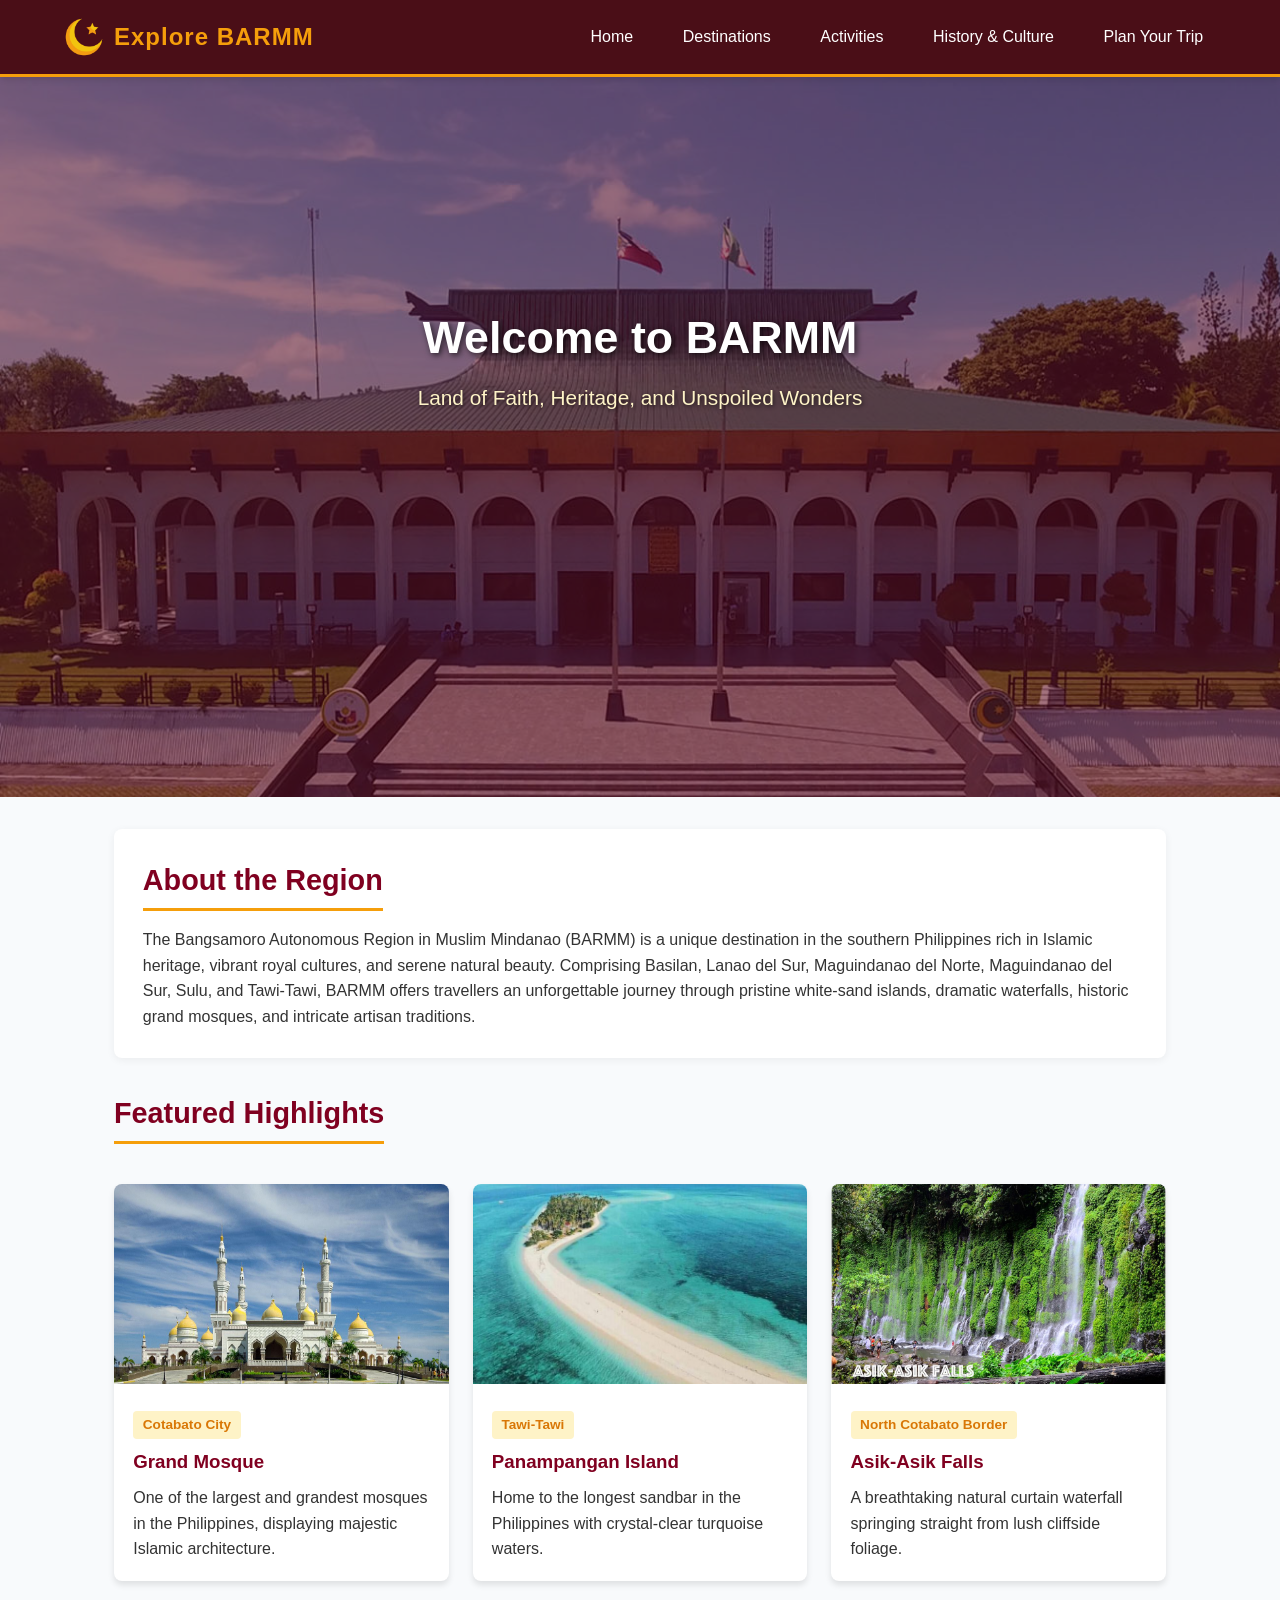
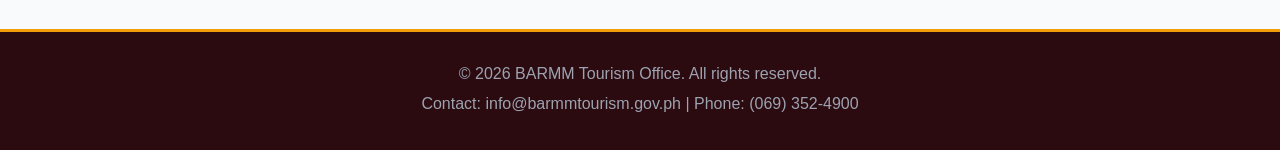
<file: Salamanca_barmm_Website/afinal/index.html>
<!DOCTYPE html>
<html lang="en">
<head>
    <meta charset="UTF-8">
    <meta name="viewport" content="width=device-width, initial-scale=1.0">
    <title>Discover BARMM - Official Tourism Portal</title>
    <link rel="stylesheet" href="style.css">
</head>
<body>

    <!-- Header & Navigation Bar -->
    <header>
        <div class="nav-container">
            <a href="index.html" class="logo">
                <img src="Asset/icons/moon.png" alt="BARMM Logo" class="logo-img">
                Explore BARMM
            </a>

            <nav>
                <ul>
                    <li><a href="#">Home</a></li>
                    <li><a href="destinations.html">Destinations</a></li>
                    <li><a href="activities.html">Activities</a></li>
                    <li><a href="history.html">History &amp; Culture</a></li>
                    <li><a href="plan-trip.html">Plan Your Trip</a></li>
                </ul>
            </nav>
        </div>
    </header>

    <!-- Hero Banner with Photo Background -->
    <section class="hero-banner">
        <div class="hero-overlay"></div>
        <div class="hero-content">
            <h1>Welcome to BARMM</h1>
            <p>Land of Faith, Heritage, and Unspoiled Wonders</p>
        </div>
    </section>

    <!-- Main Content Container -->
    <div class="container">

        <!-- Introduction Section -->
        <section class="intro-card">
            <h2 class="section-title">About the Region</h2>
            <p>
                The Bangsamoro Autonomous Region in Muslim Mindanao (BARMM) is a unique destination in the southern Philippines rich in Islamic heritage, vibrant royal cultures, and serene natural beauty. Comprising Basilan, Lanao del Sur, Maguindanao del Norte, Maguindanao del Sur, Sulu, and Tawi-Tawi, BARMM offers travellers an unforgettable journey through pristine white-sand islands, dramatic waterfalls, historic grand mosques, and intricate artisan traditions.
            </p>
        </section>

        <!-- Image Gallery Grid Preview -->
        <section>
            <h2 class="section-title">Featured Highlights</h2>
            <div class="gallery-grid">

                <div class="gallery-card">
                    <img src="Asset/image/COTABATO.jpg" alt="Sultan Hassanal Bolkiah Masjid">
                    <div class="card-info">
                        <span class="location-tag">Cotabato City</span>
                        <h3>Grand Mosque</h3>
                        <p>One of the largest and grandest mosques in the Philippines, displaying majestic Islamic architecture.</p>
                    </div>
                </div>

                <div class="gallery-card">
                    <img src="Asset/image/Panampangan-Island.jpg" alt="Panampangan Island Beach">
                    <div class="card-info">
                        <span class="location-tag">Tawi-Tawi</span>
                        <h3>Panampangan Island</h3>
                        <p>Home to the longest sandbar in the Philippines with crystal-clear turquoise waters.</p>
                    </div>
                </div>

                <div class="gallery-card">
                    <img src="Asset/image/Ask-asik-Falls.jpg" alt="Asik-Asik Waterfalls">
                    <div class="card-info">
                        <span class="location-tag">North Cotabato Border</span>
                        <h3>Asik-Asik Falls</h3>
                        <p>A breathtaking natural curtain waterfall springing straight from lush cliffside foliage.</p>
                    </div>
                </div>

            </div>
        </section>

    </div>

    <!-- Footer -->
    <footer>
        <p>&copy; 2026 BARMM Tourism Office. All rights reserved.</p>
        <p>Contact: info@barmmtourism.gov.ph | Phone: (069) 352-4900</p>
    </footer>

</body>
</html>
</file>
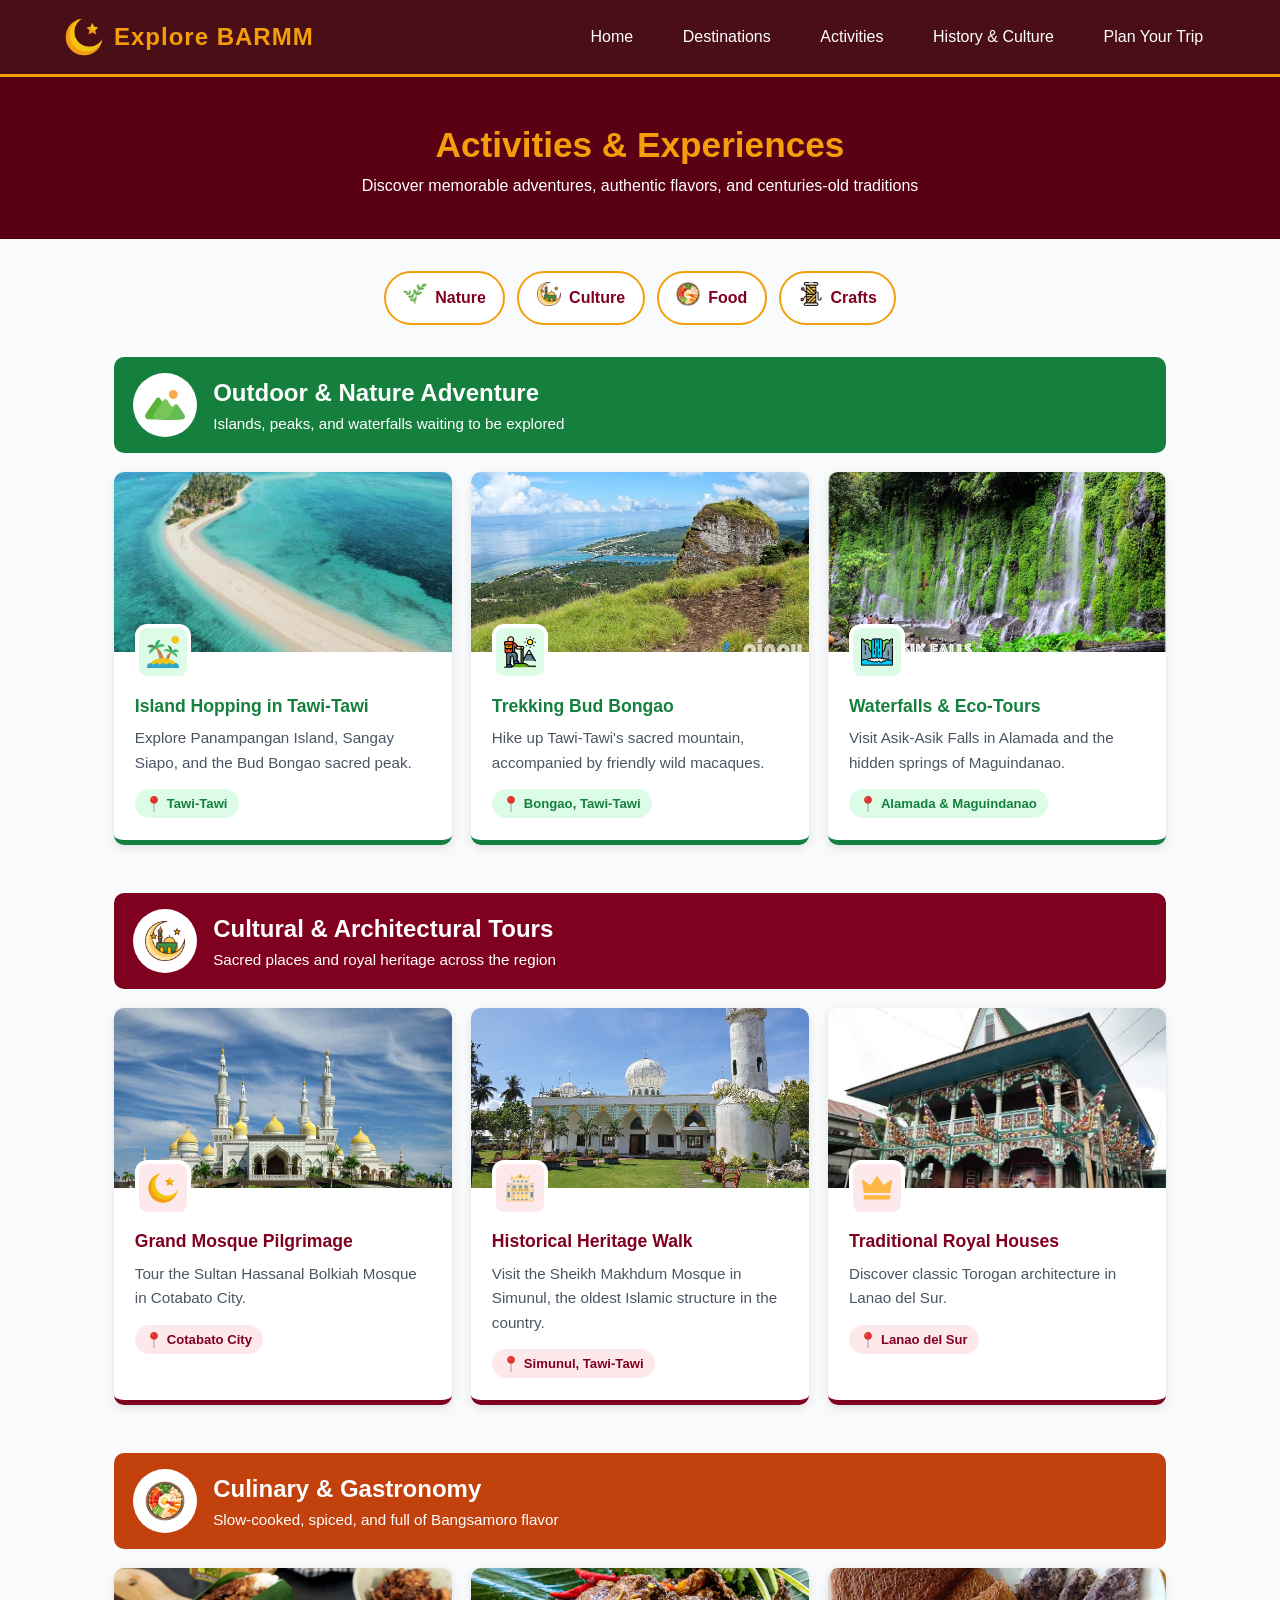
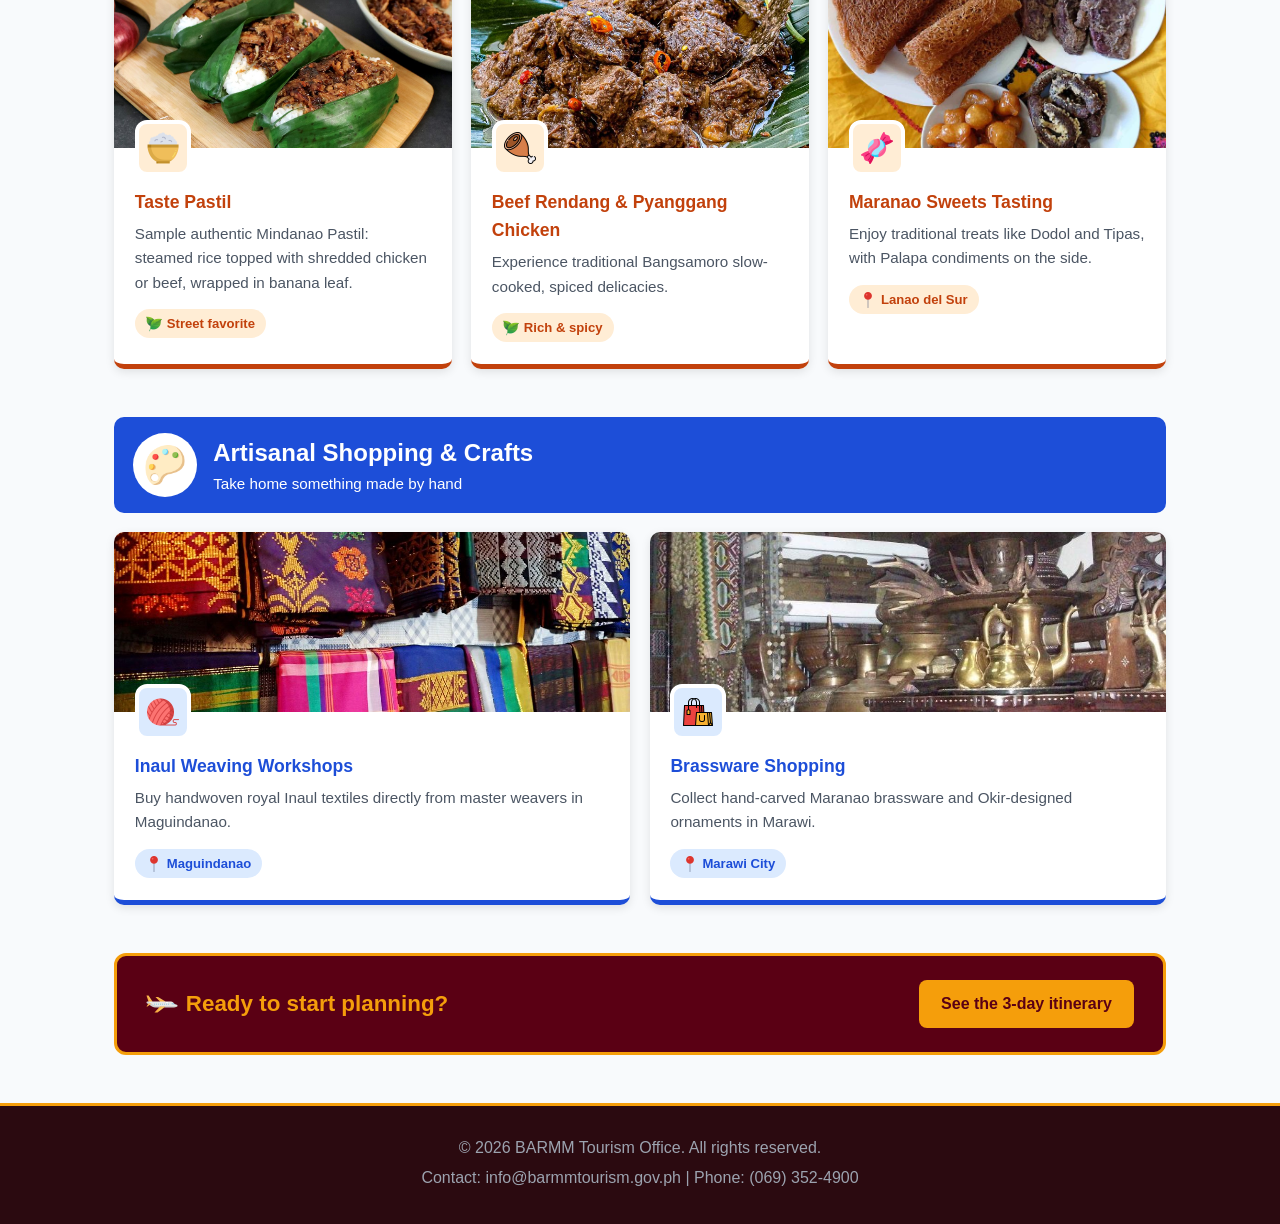
<file: Salamanca_barmm_Website/afinal/activities.html>
<!DOCTYPE html>
<html lang="en">
<head>
    <meta charset="UTF-8">
    <meta name="viewport" content="width=device-width, initial-scale=1.0">
    <title>Activities &amp; Experiences - BARMM Tourism</title>
    <link rel="stylesheet" href="style.css">
</head>
<body>

    <!-- Navigation Header -->
    <header>
        <div class="nav-container">
            <a href="activities.html" class="logo">
                <img src="Asset/icons/moon.png" alt="BARMM Logo" class="logo-img">
                Explore BARMM
            </a>

            <nav>
                <ul>
                    <li><a href="index.html">Home</a></li>
                    <li><a href="destinations.html">Destinations</a></li>
                    <li><a href="#">Activities</a></li>
                    <li><a href="history.html">History &amp; Culture</a></li>
                    <li><a href="plan-trip.html">Plan Your Trip</a></li>
                </ul>
            </nav>
        </div>
    </header>

    <!-- Page Header -->
    <div class="page-header">
        <h1>Activities &amp; Experiences</h1>
        <p>Discover memorable adventures, authentic flavors, and centuries-old traditions</p>
    </div>

    <!-- Main Container -->
    <div class="container">

        <!-- Jump bar -->
        <nav class="jump-bar" aria-label="Activity categories">
            <a href="#nature"><span class="ico"><img src="Asset/icons/flower-pot.png" alt=""></span> Nature</a>
            <a href="#culture"><span class="ico"><img src="Asset/icons/mosquemoon.png" alt=""></span> Culture</a>
            <a href="#food"><span class="ico"><img src="Asset/icons/foodie.png" alt=""></span> Food</a>
            <a href="#crafts"><span class="ico"><img src="Asset/icons/yarn.png" alt=""></span> Crafts</a>
        </nav>

        <!-- Outdoor & Nature -->
        <section class="activity-section theme-nature" id="nature">
            <div class="section-head">
                <div class="big-icon"><img src="Asset/icons/mountain.png" alt=""></div>
                <div>
                    <h2>Outdoor &amp; Nature Adventure</h2>
                    <p>Islands, peaks, and waterfalls waiting to be explored</p>
                </div>
            </div>
            <div class="activity-grid">
                <article class="activity-card">
                    <div class="card-img"><img src="Asset/image/Panampangan-Island.jpg" alt="Panampangan Island sandbar" loading="lazy" onerror="this.style.display='none'"></div>
                    <div class="card-body">
                        <div class="card-icon"><img src="Asset/icons/island.png" alt=""></div>
                        <h3>Island Hopping in Tawi-Tawi</h3>
                        <p>Explore Panampangan Island, Sangay Siapo, and the Bud Bongao sacred peak.</p>
                        <span class="place-chip"><img src="Asset/icons/pin.png" alt=""> Tawi-Tawi</span>
                    </div>
                </article>
                <article class="activity-card">
                    <div class="card-img"><img src="Asset/image/Bongao-Tawi-Tawi .jpg" alt="Bud Bongao mountain" loading="lazy" onerror="this.style.display='none'"></div>
                    <div class="card-body">
                        <div class="card-icon"><img src="Asset/icons/hiking.png" alt=""></div>
                        <h3>Trekking Bud Bongao</h3>
                        <p>Hike up Tawi-Tawi's sacred mountain, accompanied by friendly wild macaques.</p>
                        <span class="place-chip"><img src="Asset/icons/pin.png" alt=""> Bongao, Tawi-Tawi</span>
                    </div>
                </article>
                <article class="activity-card">
                    <div class="card-img"><img src="Asset/image/Ask-asik-Falls.jpg" alt="Asik-Asik Falls" loading="lazy" onerror="this.style.display='none'"></div>
                    <div class="card-body">
                        <div class="card-icon"><img src="Asset/icons/waterfall.png" alt=""></div>
                        <h3>Waterfalls &amp; Eco-Tours</h3>
                        <p>Visit Asik-Asik Falls in Alamada and the hidden springs of Maguindanao.</p>
                        <span class="place-chip"><img src="Asset/icons/pin.png" alt=""> Alamada &amp; Maguindanao</span>
                    </div>
                </article>
            </div>
        </section>

        <!-- Cultural & Architectural -->
        <section class="activity-section theme-culture" id="culture">
            <div class="section-head">
                <div class="big-icon"><img src="Asset/icons/mosquemoon.png" alt=""></div>
                <div>
                    <h2>Cultural &amp; Architectural Tours</h2>
                    <p>Sacred places and royal heritage across the region</p>
                </div>
            </div>
            <div class="activity-grid">
                <article class="activity-card">
                    <div class="card-img"><img src="Asset/image/COTABATO.jpg" alt="Sultan Hassanal Bolkiah Mosque" loading="lazy" onerror="this.style.display='none'"></div>
                    <div class="card-body">
                        <div class="card-icon"><img src="Asset/icons/moon.png" alt=""></div>
                        <h3>Grand Mosque Pilgrimage</h3>
                        <p>Tour the Sultan Hassanal Bolkiah Mosque in Cotabato City.</p>
                        <span class="place-chip"><img src="Asset/icons/pin.png" alt=""> Cotabato City</span>
                    </div>
                </article>
                <article class="activity-card">
                    <div class="card-img"><img src="Asset/image/Sheikh Karimul Makhdum Mosque.jpg" alt="Sheikh Karimul Makhdum Mosque" loading="lazy" onerror="this.style.display='none'"></div>
                    <div class="card-body">
                        <div class="card-icon"><img src="Asset/icons/palace.png" alt=""></div>
                        <h3>Historical Heritage Walk</h3>
                        <p>Visit the Sheikh Makhdum Mosque in Simunul, the oldest Islamic structure in the country.</p>
                        <span class="place-chip"><img src="Asset/icons/pin.png" alt=""> Simunul, Tawi-Tawi</span>
                    </div>
                </article>
                <article class="activity-card">
                    <div class="card-img"><img src="Asset/image/Torogan.jpg" alt="Torogan royal house" loading="lazy" onerror="this.style.display='none'"></div>
                    <div class="card-body">
                        <div class="card-icon"><img src="Asset/icons/crown.png" alt=""></div>
                        <h3>Traditional Royal Houses</h3>
                        <p>Discover classic Torogan architecture in Lanao del Sur.</p>
                        <span class="place-chip"><img src="Asset/icons/pin.png" alt=""> Lanao del Sur</span>
                    </div>
                </article>
            </div>
        </section>

        <!-- Culinary -->
        <section class="activity-section theme-food" id="food">
            <div class="section-head">
                <div class="big-icon"><img src="Asset/icons/foodie.png" alt=""></div>
                <div>
                    <h2>Culinary &amp; Gastronomy</h2>
                    <p>Slow-cooked, spiced, and full of Bangsamoro flavor</p>
                </div>
            </div>
            <div class="activity-grid">
                <article class="activity-card">
                    <div class="card-img"><img src="Asset/image/Pastil.jpg" alt="Pastil wrapped in banana leaf" loading="lazy" onerror="this.style.display='none'"></div>
                    <div class="card-body">
                        <div class="card-icon"><img src="Asset/icons/rice-bowl.png" alt=""></div>
                        <h3>Taste Pastil</h3>
                        <p>Sample authentic Mindanao Pastil: steamed rice topped with shredded chicken or beef, wrapped in banana leaf.</p>
                        <span class="place-chip"><img src="Asset/icons/leaf.png" alt=""> Street favorite</span>
                    </div>
                </article>
                <article class="activity-card">
                    <div class="card-img"><img src="Asset/image/BeefRendang.jpg" alt="Beef rendang" loading="lazy" onerror="this.style.display='none'"></div>
                    <div class="card-body">
                        <div class="card-icon"><img src="Asset/icons/meat.png" alt=""></div>
                        <h3>Beef Rendang &amp; Pyanggang Chicken</h3>
                        <p>Experience traditional Bangsamoro slow-cooked, spiced delicacies.</p>
                        <!-- chili.png wala sa Asset/icons, gi usab sa leaf.png. Ibalik ang chili.png kung naa na ang file -->
                        <span class="place-chip"><img src="Asset/icons/leaf.png" alt=""> Rich &amp; spicy</span>
                    </div>
                </article>
                <article class="activity-card">
                    <div class="card-img"><img src="Asset/image/Maranao sweets.jpg" alt="Maranao sweets" loading="lazy" onerror="this.style.display='none'"></div>
                    <div class="card-body">
                        <div class="card-icon"><img src="Asset/icons/candy.png" alt=""></div>
                        <h3>Maranao Sweets Tasting</h3>
                        <p>Enjoy traditional treats like Dodol and Tipas, with Palapa condiments on the side.</p>
                        <span class="place-chip"><img src="Asset/icons/pin.png" alt=""> Lanao del Sur</span>
                    </div>
                </article>
            </div>
        </section>

        <!-- Crafts -->
        <section class="activity-section theme-craft" id="crafts">
            <div class="section-head">
                <div class="big-icon"><img src="Asset/icons/color-pallete.png" alt=""></div>
                <div>
                    <h2>Artisanal Shopping &amp; Crafts</h2>
                    <p>Take home something made by hand</p>
                </div>
            </div>
            <div class="activity-grid">
                <article class="activity-card">
                    <div class="card-img"><img src="Asset/image/Inaul textile.jpg" alt="Inaul woven textile" loading="lazy" onerror="this.style.display='none'"></div>
                    <div class="card-body">
                        <div class="card-icon"><img src="Asset/icons/yarn1.png" alt=""></div>
                        <h3>Inaul Weaving Workshops</h3>
                        <p>Buy handwoven royal Inaul textiles directly from master weavers in Maguindanao.</p>
                        <span class="place-chip"><img src="Asset/icons/pin.png" alt=""> Maguindanao</span>
                    </div>
                </article>
                <article class="activity-card">
                    <div class="card-img"><img src="Asset/image/brassware.jpg" alt="Maranao brassware" loading="lazy" onerror="this.style.display='none'"></div>
                    <div class="card-body">
                        <div class="card-icon"><img src="Asset/icons/online-shopping.png" alt=""></div>
                        <h3>Brassware Shopping</h3>
                        <p>Collect hand-carved Maranao brassware and Okir-designed ornaments in Marawi.</p>
                        <span class="place-chip"><img src="Asset/icons/pin.png" alt=""> Marawi City</span>
                    </div>
                </article>
            </div>
        </section>

        <!-- Call to action -->
        <div class="cta-banner">
            <h2><img src="Asset/icons/airplane.png" alt=""> Ready to start planning?</h2>
            <a href="plan-trip.html">See the 3-day itinerary</a>
        </div>

    </div>

    <!-- Footer -->
    <footer>
        <p>&copy; 2026 BARMM Tourism Office. All rights reserved.</p>
        <p>Contact: info@barmmtourism.gov.ph | Phone: (069) 352-4900</p>
    </footer>

</body>
</html>
</file>
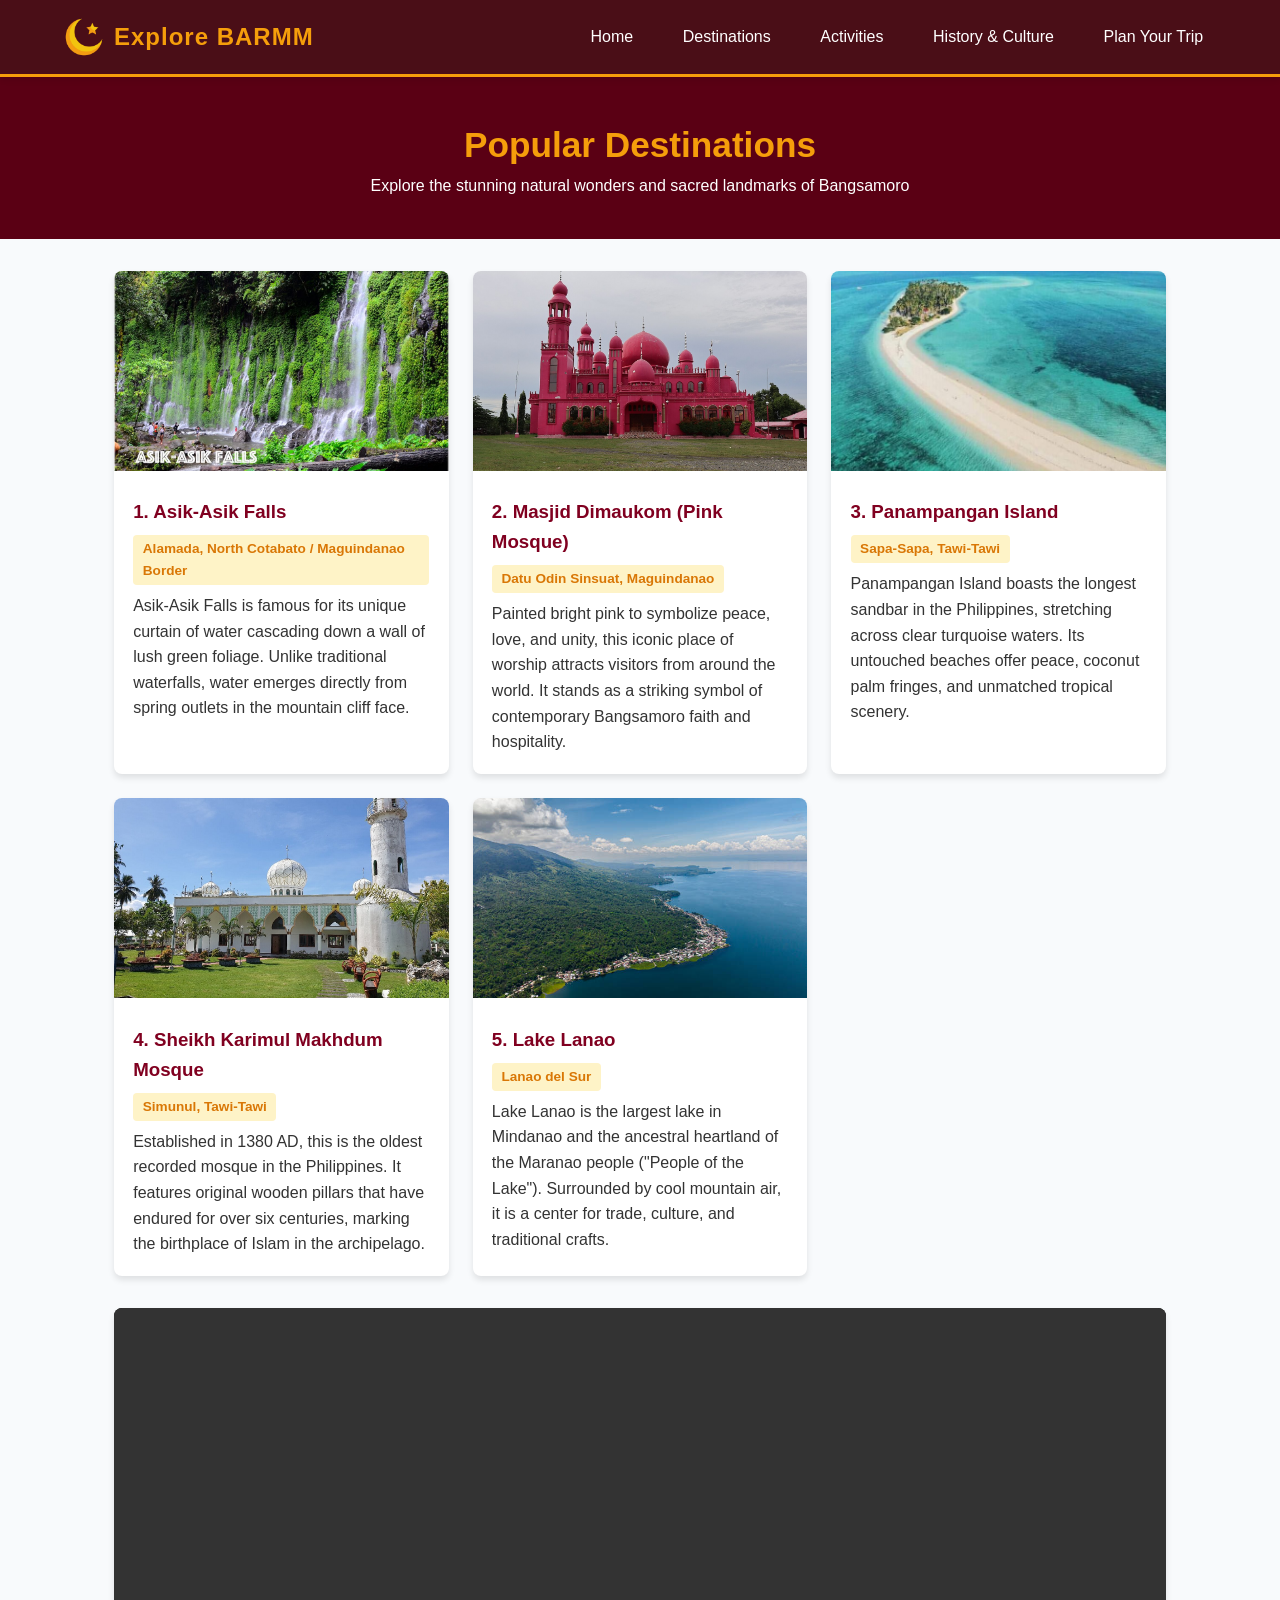
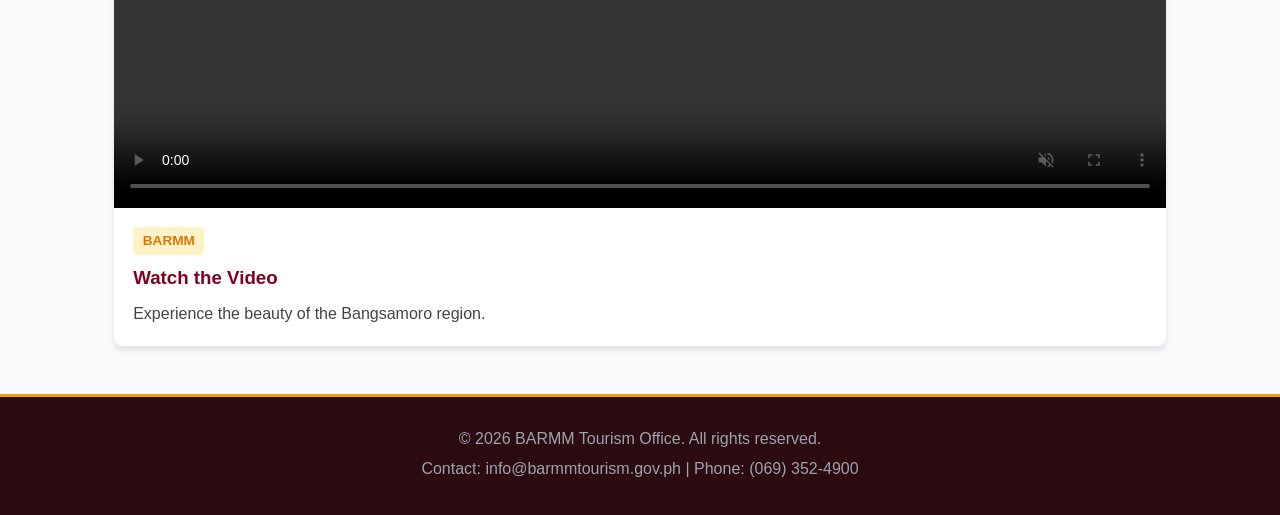
<file: Salamanca_barmm_Website/afinal/destinations.html>
<!DOCTYPE html>
<html lang="en">
<head>
    <meta charset="UTF-8">
    <meta name="viewport" content="width=device-width, initial-scale=1.0">
    <title>Popular Destinations - BARMM Tourism</title>
    <link rel="stylesheet" href="style.css">
</head>
<body>

    <!-- Navigation Header -->
    <header>
        <div class="nav-container">
            <a href="destinations.html" class="logo">
                <img src="Asset/icons/moon.png" alt="BARMM Logo" class="logo-img">
                Explore BARMM
            </a>

            <nav>
                <ul>
                    <li><a href="index.html">Home</a></li>
                    <li><a href="#">Destinations</a></li>
                    <li><a href="activities.html">Activities</a></li>
                    <li><a href="history.html">History &amp; Culture</a></li>
                    <li><a href="plan-trip.html">Plan Your Trip</a></li>
                </ul>
            </nav>
        </div>
    </header>

    <!-- Page Header -->
    <div class="page-header">
        <h1>Popular Destinations</h1>
        <p>Explore the stunning natural wonders and sacred landmarks of Bangsamoro</p>
    </div>
    

    <!-- Main Container -->
    <div class="container">

        <div class="gallery-grid">

            <!-- Spot 1 -->
            <div class="gallery-card">
                <img src="Asset/image/Ask-asik-Falls.jpg" alt="Asik-Asik Falls">
                <div class="card-info">
                    <h3>1. Asik-Asik Falls</h3>
                    <span class="location-tag">Alamada, North Cotabato / Maguindanao Border</span>
                    <p>Asik-Asik Falls is famous for its unique curtain of water cascading down a wall of lush green foliage. Unlike traditional waterfalls, water emerges directly from spring outlets in the mountain cliff face.</p>
                </div>
            </div>

            <!-- Spot 2 -->
            <div class="gallery-card">
                <img src="Asset/image/Pink Mosque.jpg" alt="Pink Mosque Datu Odin Sinsuat">
                <div class="card-info">
                    <h3>2. Masjid Dimaukom (Pink Mosque)</h3>
                    <span class="location-tag">Datu Odin Sinsuat, Maguindanao</span>
                    <p>Painted bright pink to symbolize peace, love, and unity, this iconic place of worship attracts visitors from around the world. It stands as a striking symbol of contemporary Bangsamoro faith and hospitality.</p>
                </div>
            </div>

            <!-- Spot 3 -->
            <div class="gallery-card">
                <img src="Asset/image/Panampangan-Island.jpg" alt="Panampangan Island">
                <div class="card-info">
                    <h3>3. Panampangan Island</h3>
                    <span class="location-tag">Sapa-Sapa, Tawi-Tawi</span>
                    <p>Panampangan Island boasts the longest sandbar in the Philippines, stretching across clear turquoise waters. Its untouched beaches offer peace, coconut palm fringes, and unmatched tropical scenery.</p>
                </div>
            </div>

            <!-- Spot 4 -->
            <div class="gallery-card">
                <img src="Asset/image/Sheikh Karimul Makhdum Mosque.jpg" alt="Sheikh Karimul Makhdum Mosque">
                <div class="card-info">
                    <h3>4. Sheikh Karimul Makhdum Mosque</h3>
                    <span class="location-tag">Simunul, Tawi-Tawi</span>
                    <p>Established in 1380 AD, this is the oldest recorded mosque in the Philippines. It features original wooden pillars that have endured for over six centuries, marking the birthplace of Islam in the archipelago.</p>
                </div>
            </div>

            <!-- Spot 5 -->
            <div class="gallery-card">
                <img src="Asset/image/lake lanao.jpg" alt="Lake Lanao">
                <div class="card-info">
                    <h3>5. Lake Lanao</h3>
                    <span class="location-tag">Lanao del Sur</span>
                    <p>Lake Lanao is the largest lake in Mindanao and the ancestral heartland of the Maranao people ("People of the Lake"). Surrounded by cool mountain air, it is a center for trade, culture, and traditional crafts.</p>
                </div>
            </div>

        </div> <!-- end gallery-grid -->

        <!-- Video Section (above the footer) -->
        <div class="video-card">
            <video id="barmmVideo" controls autoplay muted loop playsinline preload="auto">
                <source src="Asset/video/Barmm.mp4" type="video/mp4">
                
            </video>

            <div class="video-info">
                <span class="badge">BARMM</span>
                <h3>Watch the Video</h3>
                <p>Experience the beauty of the Bangsamoro region.</p>
            </div>
        </div>

    </div> <!-- end container -->

    <!-- Footer -->
    <footer>
        <p>&copy; 2026 BARMM Tourism Office. All rights reserved.</p>
        <p>Contact: info@barmmtourism.gov.ph | Phone: (069) 352-4900</p>
    </footer>

</body>
</html>
</file>
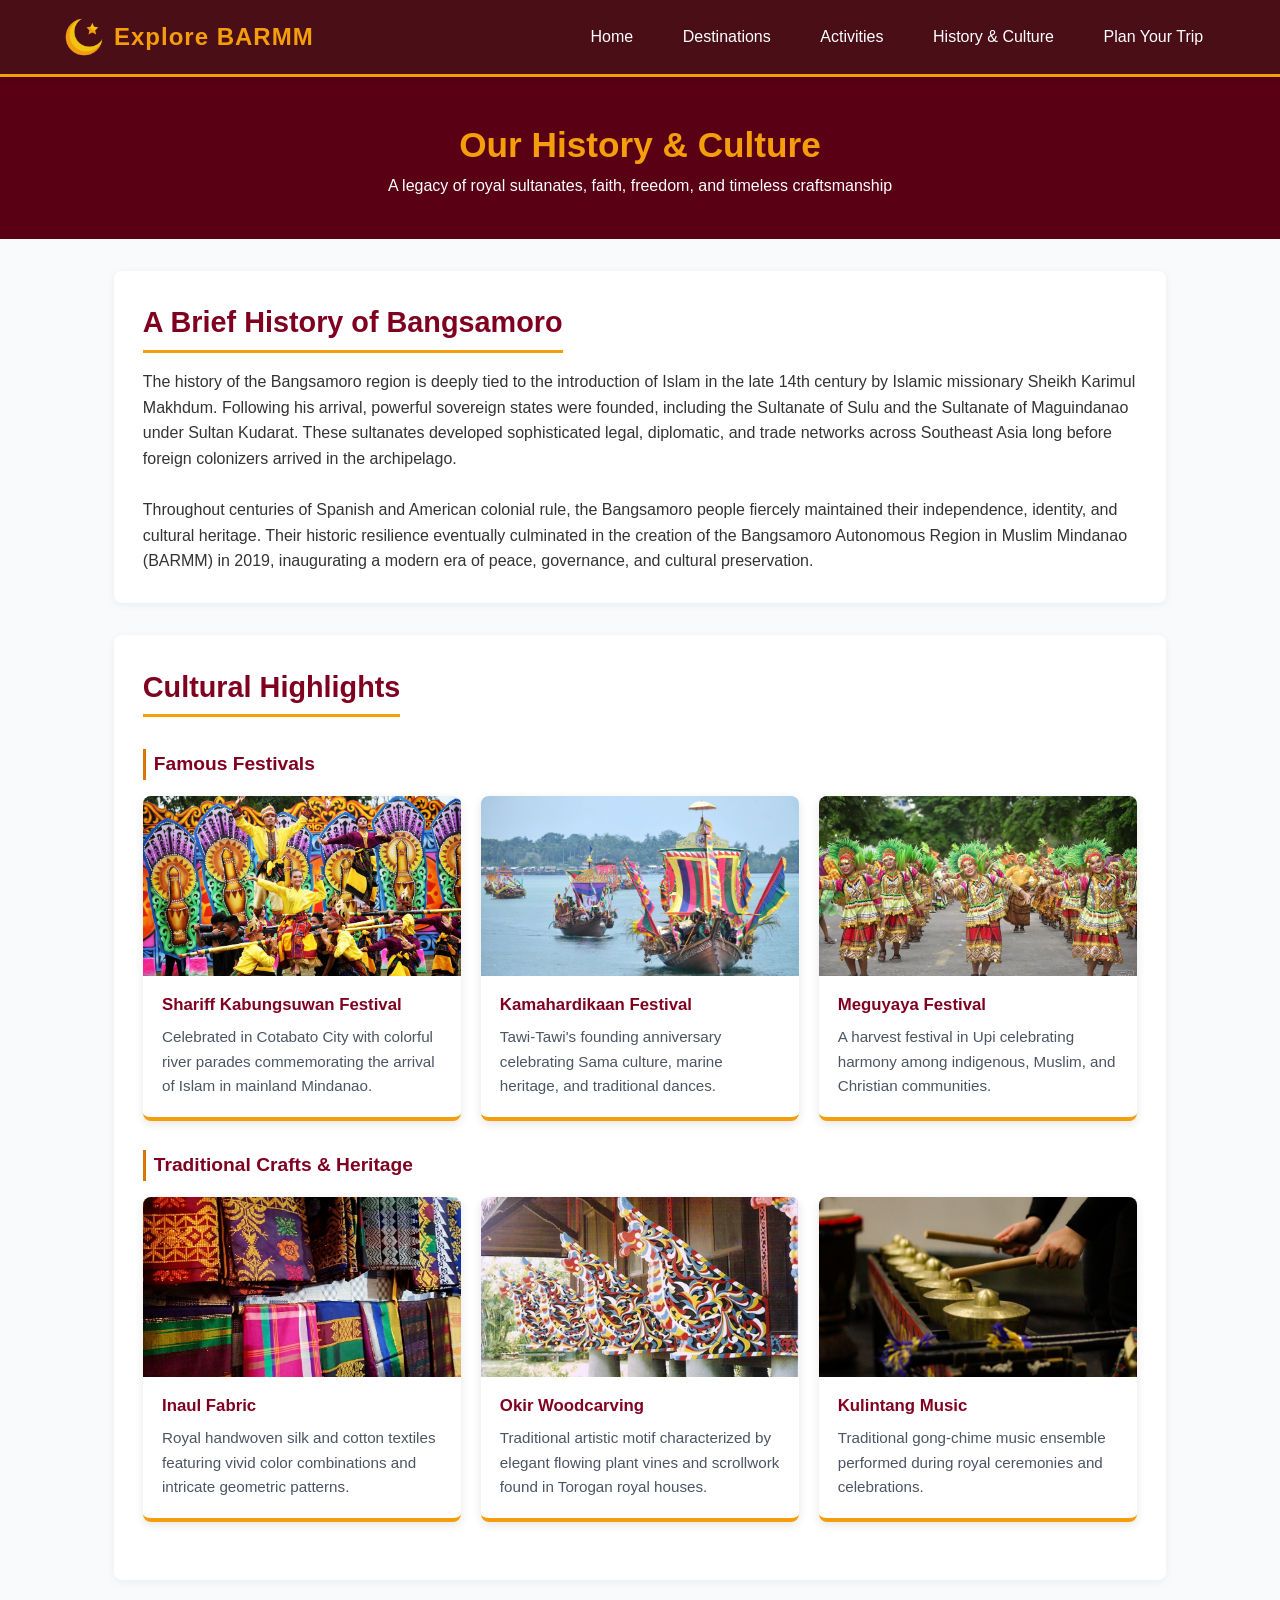
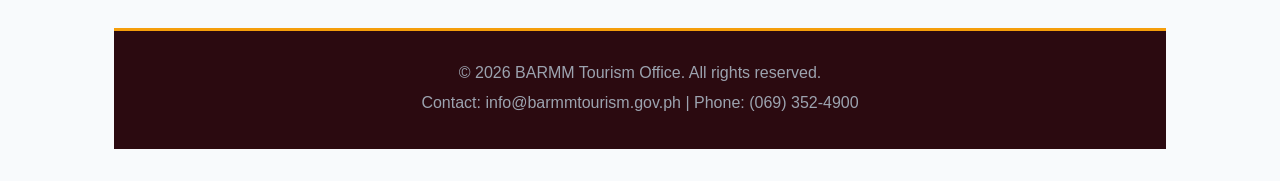
<file: Salamanca_barmm_Website/afinal/history.html>
<!DOCTYPE html>
<html lang="en">
<head>
    <meta charset="UTF-8">
    <meta name="viewport" content="width=device-width, initial-scale=1.0">
    <title>Our History &amp; Culture - BARMM Tourism</title>
    <link rel="stylesheet" href="style.css">
</head>
<body>

    <!-- Navigation Header -->
    <header>
        <div class="nav-container">
            <a href="history.html" class="logo">
                <img src="Asset/icons/moon.png" alt="BARMM Logo" class="logo-img">
                Explore BARMM
            </a>

            <nav>
                <ul>
                    <li><a href="index.html">Home</a></li>
                    <li><a href="destinations.html">Destinations</a></li>
                    <li><a href="activities.html">Activities</a></li>
                    <li><a href="#">History &amp; Culture</a></li>
                    <li><a href="plan-trip.html">Plan Your Trip</a></li>
                </ul>
            </nav>
        </div>
    </header>

    <!-- Page Header -->
    <div class="page-header">
        <h1>Our History &amp; Culture</h1>
        <p>A legacy of royal sultanates, faith, freedom, and timeless craftsmanship</p>
    </div>

    <!-- Main Container -->
    <div class="container">

        <!-- History Narrative -->
        <div class="content-box">
            <h2 class="section-title">A Brief History of Bangsamoro</h2>
            <p>
                The history of the Bangsamoro region is deeply tied to the introduction of Islam in the late 14th century by Islamic missionary Sheikh Karimul Makhdum. Following his arrival, powerful sovereign states were founded, including the Sultanate of Sulu and the Sultanate of Maguindanao under Sultan Kudarat. These sultanates developed sophisticated legal, diplomatic, and trade networks across Southeast Asia long before foreign colonizers arrived in the archipelago.
            </p>
            <br>
            <p>
                Throughout centuries of Spanish and American colonial rule, the Bangsamoro people fiercely maintained their independence, identity, and cultural heritage. Their historic resilience eventually culminated in the creation of the Bangsamoro Autonomous Region in Muslim Mindanao (BARMM) in 2019, inaugurating a modern era of peace, governance, and cultural preservation.
            </p>
        </div>

        <!-- Cultural Highlights -->
<div class="content-box">
    <h2 class="section-title">Cultural Highlights</h2>

    <h3 style="color: #800020; margin-top: 1rem;">Famous Festivals</h3>
    <div class="culture-grid">

        <div class="culture-card">
            <img src="Asset/image/Shariff Kabungsuwan Festival.jpg" alt="Shariff Kabungsuwan Festival">
            <div class="culture-text">
                <h4>Shariff Kabungsuwan Festival</h4>
                <p>Celebrated in Cotabato City with colorful river parades commemorating the arrival of Islam in mainland Mindanao.</p>
            </div>
        </div>

        <div class="culture-card">
            <img src="Asset/image/Kamahardikaan Festival.jpeg" alt="Kamahardikaan Festival">
            <div class="culture-text">
                <h4>Kamahardikaan Festival</h4>
                <p>Tawi-Tawi's founding anniversary celebrating Sama culture, marine heritage, and traditional dances.</p>
            </div>
        </div>

        <div class="culture-card">
            <img src="Asset/image/Meguyaya Festival.jpg" alt="Meguyaya Festival">
            <div class="culture-text">
                <h4>Meguyaya Festival</h4>
                <p>A harvest festival in Upi celebrating harmony among indigenous, Muslim, and Christian communities.</p>
            </div>
        </div>

    </div>

    <h3 style="color: #800020; margin-top: 1.5rem;">Traditional Crafts &amp; Heritage</h3>
    <div class="culture-grid">

        <div class="culture-card">
            <img src="Asset/image/Inaul textile.jpg" alt="Inaul Fabric">
            <div class="culture-text">
                <h4>Inaul Fabric</h4>
                <p>Royal handwoven silk and cotton textiles featuring vivid color combinations and intricate geometric patterns.</p>
            </div>
        </div>

        <div class="culture-card">
            <img src="Asset/image/Okir Woodcarving.png" alt="Okir Woodcarving">
            <div class="culture-text">
                <h4>Okir Woodcarving</h4>
                <p>Traditional artistic motif characterized by elegant flowing plant vines and scrollwork found in Torogan royal houses.</p>
            </div>
        </div>

        <div class="culture-card">
            <img src="Asset/image/Kulintang Music.jpg" alt="Kulintang Music">
            <div class="culture-text">
                <h4>Kulintang Music</h4>
                <p>Traditional gong-chime music ensemble performed during royal ceremonies and celebrations.</p>
            </div>
        </div>

    </div>
</div>

    <!-- Footer -->
    <footer>
        <p>&copy; 2026 BARMM Tourism Office. All rights reserved.</p>
        <p>Contact: info@barmmtourism.gov.ph | Phone: (069) 352-4900</p>
    </footer>

</body>
</html>
</file>
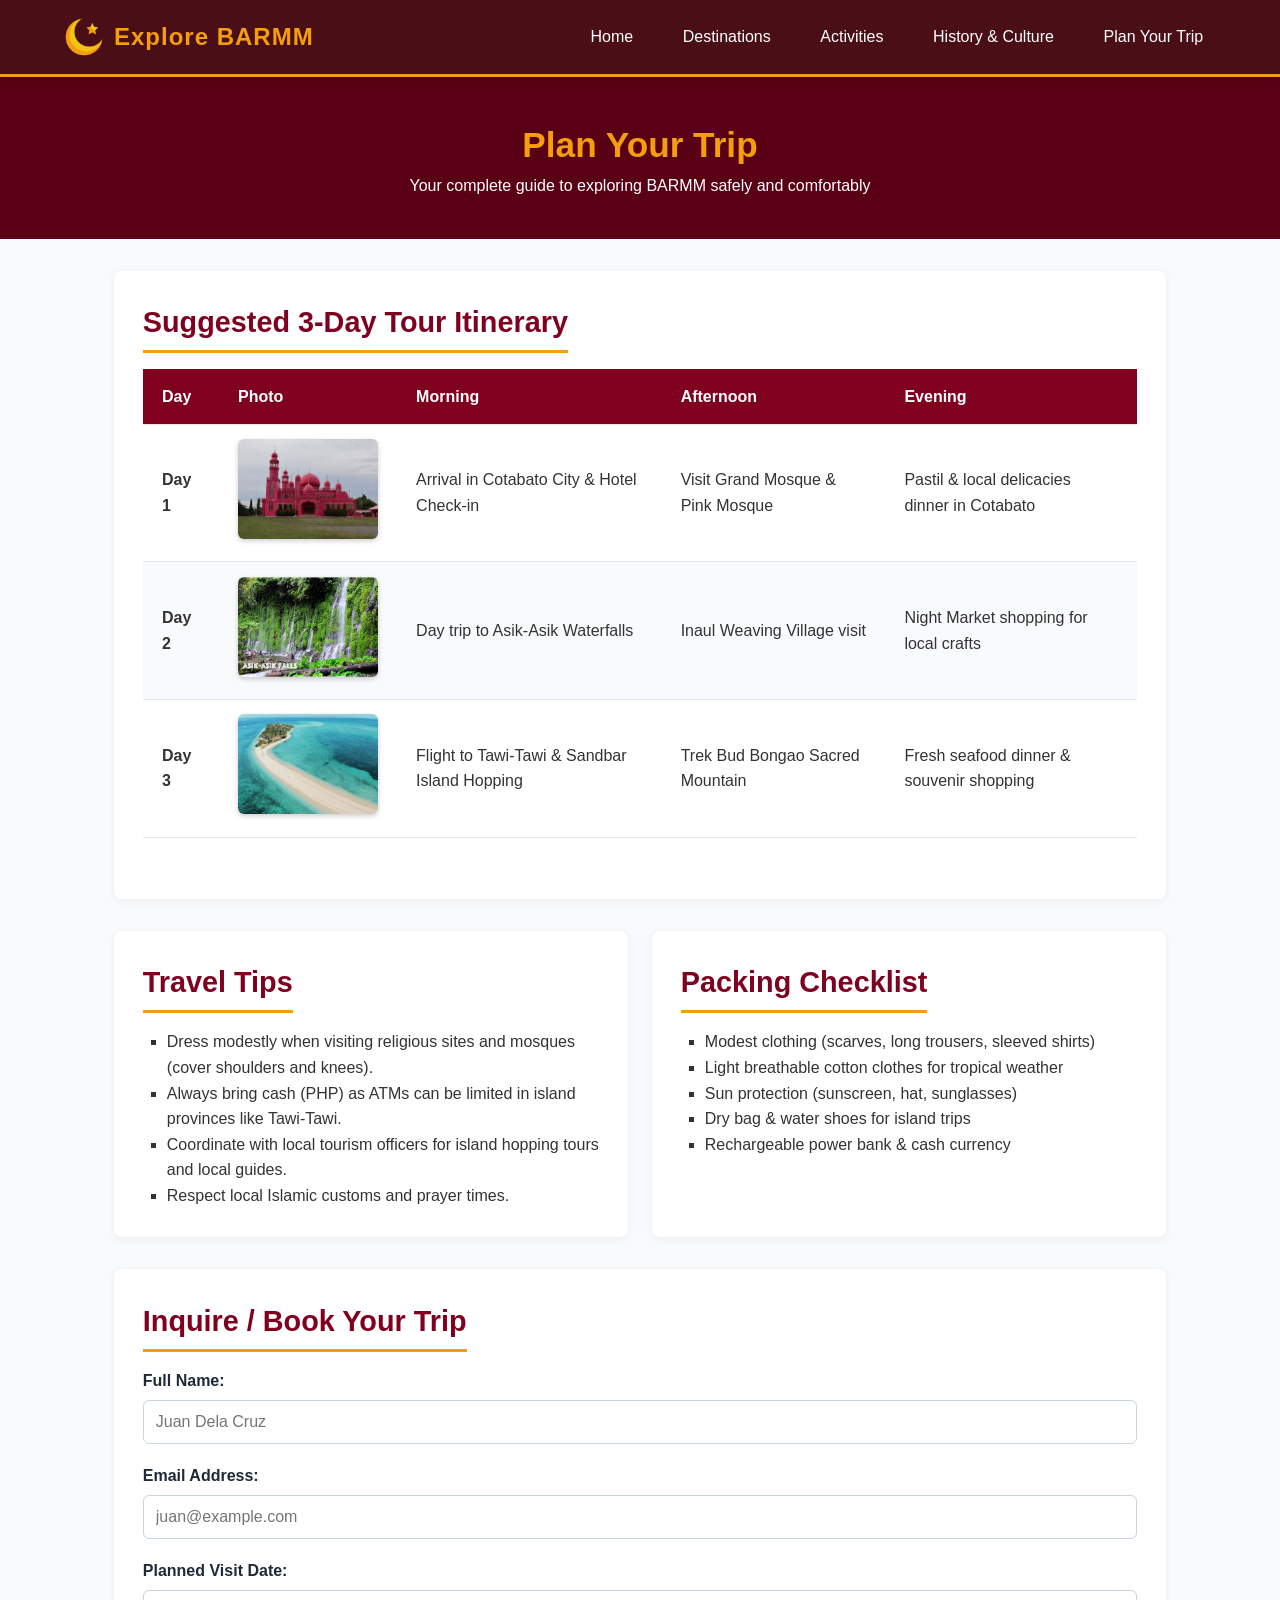
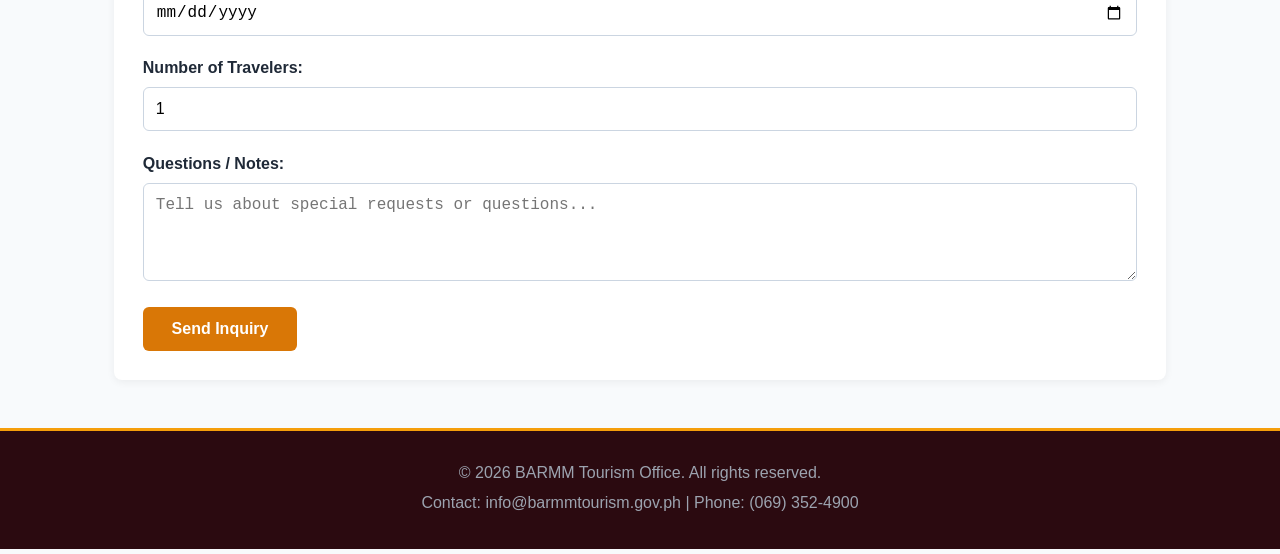
<file: Salamanca_barmm_Website/afinal/plan-trip.html>
<!DOCTYPE html>
<html lang="en">
<head>
    <meta charset="UTF-8">
    <meta name="viewport" content="width=device-width, initial-scale=1.0">
    <title>Plan Your Trip - BARMM Tourism</title>
    <link rel="stylesheet" href="style.css">
</head>
<body>

    <!-- Navigation Header -->
    <header>
        <div class="nav-container">
            <a href="plan-trip.html" class="logo">
                <img src="Asset/icons/moon.png" alt="BARMM Logo" class="logo-img">
                Explore BARMM
            </a>

            <nav>
                <ul>
                    <li><a href="index.html">Home</a></li>
                    <li><a href="destinations.html">Destinations</a></li>
                    <li><a href="activities.html">Activities</a></li>
                    <li><a href="history.html">History &amp; Culture</a></li>
                    <li><a href="#">Plan Your Trip</a></li>
                </ul>
            </nav>
        </div>
    </header>

    <!-- Page Header -->
    <div class="page-header">
        <h1>Plan Your Trip</h1>
        <p>Your complete guide to exploring BARMM safely and comfortably</p>
    </div>

    <!-- Main Container -->
    <div class="container">

        <!-- 3-Day Itinerary Table -->
        <div class="content-box">
            <h2 class="section-title">Suggested 3-Day Tour Itinerary</h2>
            <div class="table-responsive">
                <table class="itinerary-table">
                    <thead>
                        <tr>
                            <th>Day</th>
                            <th>Photo</th>
                            <th>Morning</th>
                            <th>Afternoon</th>
                            <th>Evening</th>
                        </tr>
                    </thead>
                    <tbody>
                        <tr>
                            <td><strong>Day 1</strong></td>
                            <td><img src="Asset/image/Pink Mosque.jpg" alt="Day 1 - Cotabato City" class="day-img"></td>
                            <td>Arrival in Cotabato City &amp; Hotel Check-in</td>
                            <td>Visit Grand Mosque &amp; Pink Mosque</td>
                            <td>Pastil &amp; local delicacies dinner in Cotabato</td>
                        </tr>
                        <tr>
                            <td><strong>Day 2</strong></td>
                            <td><img src="Asset/image/Ask-asik-Falls.jpg" alt="Day 2 - Asik-Asik Falls" class="day-img"></td>
                            <td>Day trip to Asik-Asik Waterfalls</td>
                            <td>Inaul Weaving Village visit</td>
                            <td>Night Market shopping for local crafts</td>
                        </tr>
                        <tr>
                            <td><strong>Day 3</strong></td>
                            <td><img src="Asset/image/Panampangan-Island.jpg" alt="Day 3 - Tawi-Tawi" class="day-img"></td>
                            <td>Flight to Tawi-Tawi &amp; Sandbar Island Hopping</td>
                            <td>Trek Bud Bongao Sacred Mountain</td>
                            <td>Fresh seafood dinner &amp; souvenir shopping</td>
                        </tr>
                    </tbody>
                </table>
            </div>
        </div>

        <!-- Travel Tips & Packing List Grid -->
        <div style="display: grid; grid-template-columns: repeat(auto-fit, minmax(300px, 1fr)); gap: 1.5rem; margin-bottom: 2rem;">

            <div class="content-box" style="margin-bottom: 0;">
                <h2 class="section-title">Travel Tips</h2>
                <ul>
                    <li>Dress modestly when visiting religious sites and mosques (cover shoulders and knees).</li>
                    <li>Always bring cash (PHP) as ATMs can be limited in island provinces like Tawi-Tawi.</li>
                    <li>Coordinate with local tourism officers for island hopping tours and local guides.</li>
                    <li>Respect local Islamic customs and prayer times.</li>
                </ul>
            </div>

            <div class="content-box" style="margin-bottom: 0;">
                <h2 class="section-title">Packing Checklist</h2>
                <ul>
                    <li>Modest clothing (scarves, long trousers, sleeved shirts)</li>
                    <li>Light breathable cotton clothes for tropical weather</li>
                    <li>Sun protection (sunscreen, hat, sunglasses)</li>
                    <li>Dry bag &amp; water shoes for island trips</li>
                    <li>Rechargeable power bank &amp; cash currency</li>
                </ul>
            </div>

        </div>

        <!-- Contact Form -->
        <div class="content-box">
            <h2 class="section-title">Inquire / Book Your Trip</h2>
            <form action="#" method="get">

                <div class="form-group">
                    <label for="fullname">Full Name:</label>
                    <input type="text" id="fullname" name="fullname" placeholder="Juan Dela Cruz" required>
                </div>

                <div class="form-group">
                    <label for="email">Email Address:</label>
                    <input type="email" id="email" name="email" placeholder="juan@example.com" required>
                </div>

                <div class="form-group">
                    <label for="visit-date">Planned Visit Date:</label>
                    <input type="date" id="visit-date" name="visit-date" required>
                </div>

                <div class="form-group">
                    <label for="travelers">Number of Travelers:</label>
                    <input type="number" id="travelers" name="travelers" min="1" max="50" value="1" required>
                </div>

                <div class="form-group">
                    <label for="notes">Questions / Notes:</label>
                    <textarea id="notes" name="notes" rows="4" placeholder="Tell us about special requests or questions..."></textarea>
                </div>

                <button type="submit" class="submit-btn">Send Inquiry</button>

            </form>
        </div>

    </div>

    <!-- Footer -->
    <footer>
        <p>&copy; 2026 BARMM Tourism Office. All rights reserved.</p>
        <p>Contact: info@barmmtourism.gov.ph | Phone: (069) 352-4900</p>
    </footer>

</body>
</html>
</file>
<file: Salamanca_barmm_Website/afinal/style.css>
/* BARMM Tourism Website Main Stylesheet*/
/* Theme Colors:Maroon and yellow*/

/* NAA DIRI ANG MGA NAGAMIT across ALL pages: Header, Navigation Bar, Body, & Footer) */

/* ---  --- */
* {
    margin: 0;
    padding: 0;
    box-sizing: border-box;
}
/* para smooth ang scroll kung mo click ug link */
html {
    scroll-behavior: smooth;
}
body {
    font-family: 'Segoe UI', Tahoma, Geneva, Verdana, sans-serif;
    line-height: 1.6;
    color: #333333;
    background-color: #f8fafc;
}
img {
    max-width: 100%;
}
a {
    text-decoration: none;
    color: inherit;
}
ul {
    list-style-type: square;
    margin-left: 1.5rem;
}

/* --- NAA HERE ANG SHARED NAVIGATION HEADER  --- */
header {
    background-color: rgb(74, 14, 23);
    color: #ffffff;   /* TEXT COLOR*/
    padding: 1rem 5%;   /*ANG NAG ADD SA INNER SPACING INSIDE SA HEADER */
    position: sticky;  /*PARA ALWAYS SYA VISIBLE ALL THE TIME*/
    top: 0;
    z-index: 1000;
    box-shadow: 0 4px 6px -1px rgba(0, 0, 0, 0.1); /*SHAD*/
    border-bottom: 3px solid #f59e0b;  /* gold line sa ubos sa header */
}
.nav-container {
    display: flex;
    justify-content: space-between;
    align-items: center;
    max-width: 1200px;
    margin: 0 auto;
}
/* Logo: gamay nga image + text (Explore BARMM) nag tapad */
.logo {
    display: flex;
    align-items: center;
    gap: 10px;                /* space tali sa image ug text */
    font-size: 1.5rem;
    font-weight: bold;
    color: #f59e0b; /*COLOR SA LOGO NA TEXT*/
    letter-spacing: 1px;
    text-decoration: none;
}
/* Local Logo Image - gi gamay para mo fit sa text */
.logo-img {
    width: 40px;              /* ilisi ang size diri kung gusto nimo mas dako/gamay */
    height: 40px;
    object-fit: contain;      /* dili ma distort ang image */
    border-radius: 50%;       /* round logo - tangtanga ni kung dili gusto round */
    flex-shrink: 0;           /* dili mo gamay ang image kung dugay ang text */
}
nav ul {
    display: flex;
    list-style: none;
    margin: 0;
}
nav ul li {
    margin-left: 1.5rem;
}
nav ul li a {
    display: inline-block;
    color: #ffffff;
    font-weight: 500;
    padding: 0.5rem 0.8rem;
    border-radius: 4px;
    transition: all 0.3s ease;
}
nav ul li a:hover,
nav ul li a.active {
    background-color: #f59e0b;
    color: #800020;
    transform: translateY(-2px);
}
/* ---Secondary Page Banner --- */
.page-header {
    background-color: #5a0014;
    color: #ffffff;
    text-align: center;
    padding: 2.5rem 1rem;
}
.page-header h1 {
    font-size: 2.2rem;
    color: #f59e0b;
}
/* --- Container OG Cards --- */
.container {
    max-width: 1100px;
    margin: 2rem auto;
    padding: 0 1.5rem;
}

.section-title {
    font-size: 1.8rem;
    color: #800020;
    margin-bottom: 1rem;
    border-bottom: 3px solid #f59e0b;
    display: inline-block;
    padding-bottom: 0.3rem;
}
.intro-card, .content-box {
    background: #ffffff;
    padding: 1.8rem;
    border-radius: 8px;
    box-shadow: 0 2px 8px rgba(0,0,0,0.06);
    margin-bottom: 2rem;
}
/* --- Shared Footer --- */
footer {
    background-color: #2b0a10;
    color: #9ca3af;
    text-align: center;
    padding: 1.8rem 1rem;
    margin-top: 3rem;
    border-top: 3px solid #f59e0b;
}
footer p {
    margin-bottom: 0.3rem;
}
footer a {
    color: #f59e0b;
}

/* Hero Banner on Homepage */
/* INDEX.HTML (HOMEPAGE BANNER) */

.hero-banner {
    position: relative;
    height: 80vh;
    overflow: hidden;
    background-color: #5a0014;                       
    background-image: url("Asset/image/BARMM.jpg"); /* ang banner photo */
    background-size: cover;
    background-position: center;
    background-repeat: no-repeat;
}

.hero-overlay {
    position: absolute;
    inset: 0;
    background: rgba(90, 0, 20, 0.55);
    z-index: 1;
}

.hero-content {
    position: relative;
    z-index: 2;
    color: white;
    text-align: center;
    padding-top: 25vh;
    animation: fadeUp 1s ease;   /* mo fade in ang text pag load */
}

.hero-content h1 {
    font-size: 2.8rem;
    margin-bottom: 0.5rem;
    text-shadow: 2px 2px 6px rgba(0, 0, 0, 0.7);
}

.hero-content p {
    font-size: 1.3rem;
    color: #fef3c7;
    text-shadow: 1px 1px 4px rgba(0, 0, 0, 0.7);
}

@keyframes fadeUp {
    from { opacity: 0; transform: translateY(20px); }
    to   { opacity: 1; transform: translateY(0); }
}

/* (DESTINATIONS POPULAR DESTINATIONS)
   (preview card sa  index.html)*/

/* Tourist Spot Cards OG Image Grid */
.gallery-grid {
    display: grid;
    grid-template-columns: repeat(auto-fit, minmax(300px, 1fr));
    gap: 1.5rem;
    margin-top: 1.5rem;
}

.gallery-card {
    background-color: #ffffff;
    border-radius: 8px;
    overflow: hidden;
    box-shadow: 0 4px 6px rgba(0,0,0,0.1);
    transition: all 0.3s ease;
}

.gallery-card:hover {
    transform: translateY(-5px);
    box-shadow: 0 10px 20px rgba(74, 14, 23, 0.25);
}

.gallery-card img {
    width: 100%;
    height: 200px;
    object-fit: cover;
    transition: transform 0.4s ease;
}

.gallery-card:hover img {
    transform: scale(1.05);   /* gamay nga zoom pag hover */
}

.gallery-card .card-info {
    padding: 1.2rem;
}

.gallery-card h3 {
    color: #800020;
    margin-bottom: 0.5rem;
}

.location-tag {
    display: inline-block;
    background-color: #fef3c7;
    color: #d97706;
    font-size: 0.85rem;
    font-weight: bold;
    padding: 0.2rem 0.6rem;
    border-radius: 4px;
    margin-bottom: 0.5rem;
}


/* ===== Video Card (above sa footer) ===== */
.video-card {
    background-color: #ffffff;
    border-radius: 8px;
    overflow: hidden;
    box-shadow: 0 4px 6px rgba(0, 0, 0, 0.1);
    margin-top: 2rem;
    transition: all 0.3s ease;
}

.video-card:hover {
    box-shadow: 0 10px 20px rgba(74, 14, 23, 0.25);
}

.video-card video {
    display: block;
    width: 100%;
    height: 500px;           /* short banner; taasi ang number kung gusto mas dako */
    object-fit: cover;
    background-color: #000000;
}

.video-info {
    padding: 1.2rem;
}

.video-info h3 {
    color: #800020;
    margin: 0.5rem 0;
}

.video-info p {
    color: #444444;
}

.badge {
    display: inline-block;
    background-color: #fef3c7;
    color: #d97706;
    font-size: 0.85rem;
    font-weight: bold;
    padding: 0.2rem 0.6rem;
    border-radius: 4px;
}
/* ACTIVITIES.HTML (THINGS TO DO STYLES)*/

/* --- Jump bar (the 4 buttons under the page header) --- */
.jump-bar {
    display: flex;
    flex-wrap: wrap;
    justify-content: center;
    gap: 0.75rem;
    margin-bottom: 2rem;
}

.jump-bar a {
    display: flex;
    align-items: center;
    gap: 0.5rem;
    background-color: #ffffff;
    color: #800020;
    font-weight: 600;
    padding: 0.6rem 1.1rem;
    border-radius: 30px;
    border: 2px solid #f59e0b;
    transition: all 0.3s ease;
}

.jump-bar a:hover {
    background-color: #f59e0b;
    transform: translateY(-2px);
}

.jump-bar img {
    width: 24px;
    height: 24px;
    object-fit: contain;
}

/* --- Each category section --- */
.activity-section {
    margin-bottom: 3rem;
    scroll-margin-top: 110px;   /* para dili matabunan sa sticky header */
}

/* Colored title bar of each section */
.section-head {
    display: flex;
    align-items: center;
    gap: 1rem;
    padding: 1rem 1.2rem;
    margin-bottom: 1.2rem;
    border-radius: 10px;
    color: #ffffff;
}

.section-head h2 {
    font-size: 1.5rem;
}

.section-head p {
    font-size: 0.95rem;
}

/* White circle that holds the big icon */
.big-icon {
    width: 64px;
    height: 64px;
    display: flex;
    align-items: center;
    justify-content: center;
    background-color: #ffffff;
    border-radius: 50%;
    flex-shrink: 0;
}

.big-icon img {
    width: 40px;
    height: 40px;
    object-fit: contain;
}

/* --- Cards grid --- */
.activity-grid {
    display: grid;
    grid-template-columns: repeat(auto-fit, minmax(260px, 1fr));
    gap: 1.2rem;
}

.activity-card {
    background-color: #ffffff;
    border-radius: 10px;
    overflow: hidden;
    box-shadow: 0 3px 10px rgba(0, 0, 0, 0.1);
    transition: all 0.3s ease;
}

.activity-card:hover {
    transform: translateY(-5px);
    box-shadow: 0 10px 20px rgba(74, 14, 23, 0.25);
}

/* Photo on top of the card */
.card-img {
    height: 180px;
    overflow: hidden;
    background-color: #dddddd;   /* kulay kung wala pa ang picture */
}

.card-img img {
    display: block;
    width: 100%;
    height: 100%;
    object-fit: cover;
    transition: transform 0.4s ease;
}

.activity-card:hover .card-img img {
    transform: scale(1.07);   /* gamay nga zoom pag hover */
}

/* Text part of the card */
.card-body {
    padding: 0 1.3rem 1.3rem 1.3rem;
}

/* Small icon box that overlaps the photo */
.card-icon {
    width: 56px;
    height: 56px;
    display: flex;
    align-items: center;
    justify-content: center;
    border: 4px solid #ffffff;
    border-radius: 12px;
    margin-top: -28px;      /* gi-taas para mo overlap sa picture */
    margin-bottom: 0.7rem;
    position: relative;
}

.card-icon img {
    width: 32px;
    height: 32px;
    object-fit: contain;
}

.activity-card h3 {
    font-size: 1.1rem;
    margin-bottom: 0.4rem;
}

.activity-card p {
    color: #4b5563;
    font-size: 0.95rem;
    margin-bottom: 0.9rem;
}

/* Small location tag */
.place-chip {
    display: inline-flex;
    align-items: center;
    gap: 0.3rem;
    font-size: 0.82rem;
    font-weight: bold;
    padding: 0.25rem 0.7rem;
    border-radius: 30px;
}

.place-chip img {
    width: 16px;
    height: 16px;
    object-fit: contain;
}

/* ---------- 9D. COLORS PER CATEGORY ---------- */ 
/* Nature = green */

.theme-nature .section-head   { background-color: #15803d; }
.theme-nature .activity-card  { border-bottom: 5px solid #15803d; }
.theme-nature .card-icon      { background-color: #dcfce7; }
.theme-nature h3              { color: #15803d; }
.theme-nature .place-chip     { background-color: #dcfce7; color: #15803d; }

/* Culture = maroon */
.theme-culture .section-head  { background-color: #800020; }
.theme-culture .activity-card { border-bottom: 5px solid #800020; }
.theme-culture .card-icon     { background-color: #fde8ec; }
.theme-culture h3             { color: #800020; }
.theme-culture .place-chip    { background-color: #fde8ec; color: #800020; }

/* Food = orange */
.theme-food .section-head     { background-color: #c2410c; }
.theme-food .activity-card    { border-bottom: 5px solid #c2410c; }
.theme-food .card-icon        { background-color: #ffedd5; }
.theme-food h3                { color: #c2410c; }
.theme-food .place-chip       { background-color: #ffedd5; color: #c2410c; }

/* Crafts = blue */
.theme-craft .section-head    { background-color: #1d4ed8; }
.theme-craft .activity-card   { border-bottom: 5px solid #1d4ed8; }
.theme-craft .card-icon       { background-color: #dbeafe; }
.theme-craft h3               { color: #1d4ed8; }
.theme-craft .place-chip      { background-color: #dbeafe; color: #1d4ed8; }

/* ---------- 9E. BOTTOM BANNER ("Ready to start planning?") ---------- */
.cta-banner {
    display: flex;
    flex-wrap: wrap;
    align-items: center;
    justify-content: space-between;
    gap: 1rem;
    background-color: #5a0014;
    color: #ffffff;
    border: 3px solid #f59e0b;
    border-radius: 12px;
    padding: 1.5rem 1.8rem;
}

.cta-banner h2 {
    display: flex;
    align-items: center;
    gap: 0.5rem;
    color: #f59e0b;
    font-size: 1.4rem;
}

.cta-banner h2 img {
    width: 32px;
    height: 32px;
    object-fit: contain;
}

.cta-banner a {
    background-color: #f59e0b;
    color: #5a0014;
    font-weight: bold;
    padding: 0.7rem 1.4rem;
    border-radius: 8px;
    transition: all 0.3s ease;
}

.cta-banner a:hover {
    transform: translateY(-2px);
}


/* HISTORY.HTML (HISTORY & CULTURE STYLES)*/

/* shared lang ni sila ari n apart: */
.content-box h3 {
    font-size: 1.2rem;
    border-left: 3px solid #d97706;
    padding-left: 0.5rem;
}
/* Cultural Highlights*/
.culture-grid {
    display: grid;
    grid-template-columns: repeat(auto-fit, minmax(240px, 1fr));
    gap: 1.2rem;
    margin: 1rem 0 1.8rem 0;
}

.culture-card {
    background-color: #ffffff;
    border-radius: 8px;
    overflow: hidden;
    box-shadow: 0 3px 10px rgba(0, 0, 0, 0.1);
    border-bottom: 4px solid #f59e0b;
    transition: all 0.3s ease;
}

.culture-card:hover {
    transform: translateY(-5px);
    box-shadow: 0 10px 20px rgba(74, 14, 23, 0.25);
}

.culture-card img {
    display: block;
    width: 100%;
    height: 180px;
    object-fit: cover;
    transition: transform 0.4s ease;
}

.culture-card:hover img {
    transform: scale(1.05);   /* gamay nga zoom pag hover */
}

.culture-text {
    padding: 1rem 1.2rem 1.2rem 1.2rem;
}

.culture-text h4 {
    color: #800020;
    font-size: 1.05rem;
    margin-bottom: 0.4rem;
}

.culture-text p {
    color: #4b5563;
    font-size: 0.95rem;
}


/* PLAN-TRIP (TRAVEL GUIDE)*/
/* 3-Day Itinerary Table */
.table-responsive {
    overflow-x: auto;
    margin-bottom: 2rem;
}

.itinerary-table {
    width: 100%;
    border-collapse: collapse;
    background: #ffffff;
    box-shadow: 0 2px 5px rgba(0,0,0,0.05);
}

.itinerary-table th,
.itinerary-table td {
    padding: 0.9rem 1.2rem;
    text-align: left;
    border-bottom: 1px solid #e2e8f0;
}

.itinerary-table th {
    background-color: #800020;
    color: #ffffff;
}

.itinerary-table tr:nth-child(even) {
    background-color: #f8fafc;
}

.itinerary-table tbody tr:hover {
    background-color: #fef3c7;   /* mo highlight ang row pag hover */
}

/* Photo sa matag Day (Day 1, 2, 3) sa itinerary table */
.day-img {
    display: block;
    width: 100%;
    min-width: 120px;
    max-width: 170px;
    height: 100px;
    object-fit: cover;
    border-radius: 6px;
    margin-bottom: 0.5rem;
    box-shadow: 0 2px 5px rgba(0,0,0,0.2);
}

/* Contact Form Elements */
.form-group {
    margin-bottom: 1.2rem;
}

.form-group label {
    display: block;
    font-weight: 600;
    margin-bottom: 0.4rem;
    color: #1f2937;
}

.form-group input,
.form-group textarea {
    width: 100%;
    padding: 0.75rem;
    border: 1px solid #cbd5e1;
    border-radius: 6px;
    font-size: 1rem;
    transition: all 0.3s ease;
}

.form-group input:focus,
.form-group textarea:focus {
    outline: none;
    border-color: #800020;
    box-shadow: 0 0 0 3px rgba(128, 0, 32, 0.2);
}

.submit-btn {
    background-color: #d97706;
    color: #ffffff;
    padding: 0.8rem 1.8rem;
    border: none;
    border-radius: 6px;
    font-size: 1rem;
    font-weight: bold;
    cursor: pointer;
    transition: all 0.3s ease;
}

.submit-btn:hover {
    background-color: #b45309;
    transform: translateY(-2px);
}


/* PARA SA PHONE (mobile) */
@media (max-width: 768px) {

    .nav-container {
        flex-direction: column;
    }

    nav ul {
        flex-wrap: wrap;
        justify-content: center;
        margin-top: 0.5rem;
    }

    nav ul li {
        margin: 0.2rem;
    }

    .hero-banner {
        height: 60vh;
    }

    .hero-content {
        padding-top: 15vh;
    }

    .hero-content h1 {
        font-size: 2rem;
    }

    .hero-content p {
        font-size: 1.05rem;
    }

    .video-card video {
        height: 220px;       /* vid height sa phone */
    }

    /* activities page sa phone */
    .section-head {
        flex-direction: column;
        text-align: center;
    }
}
</file>
